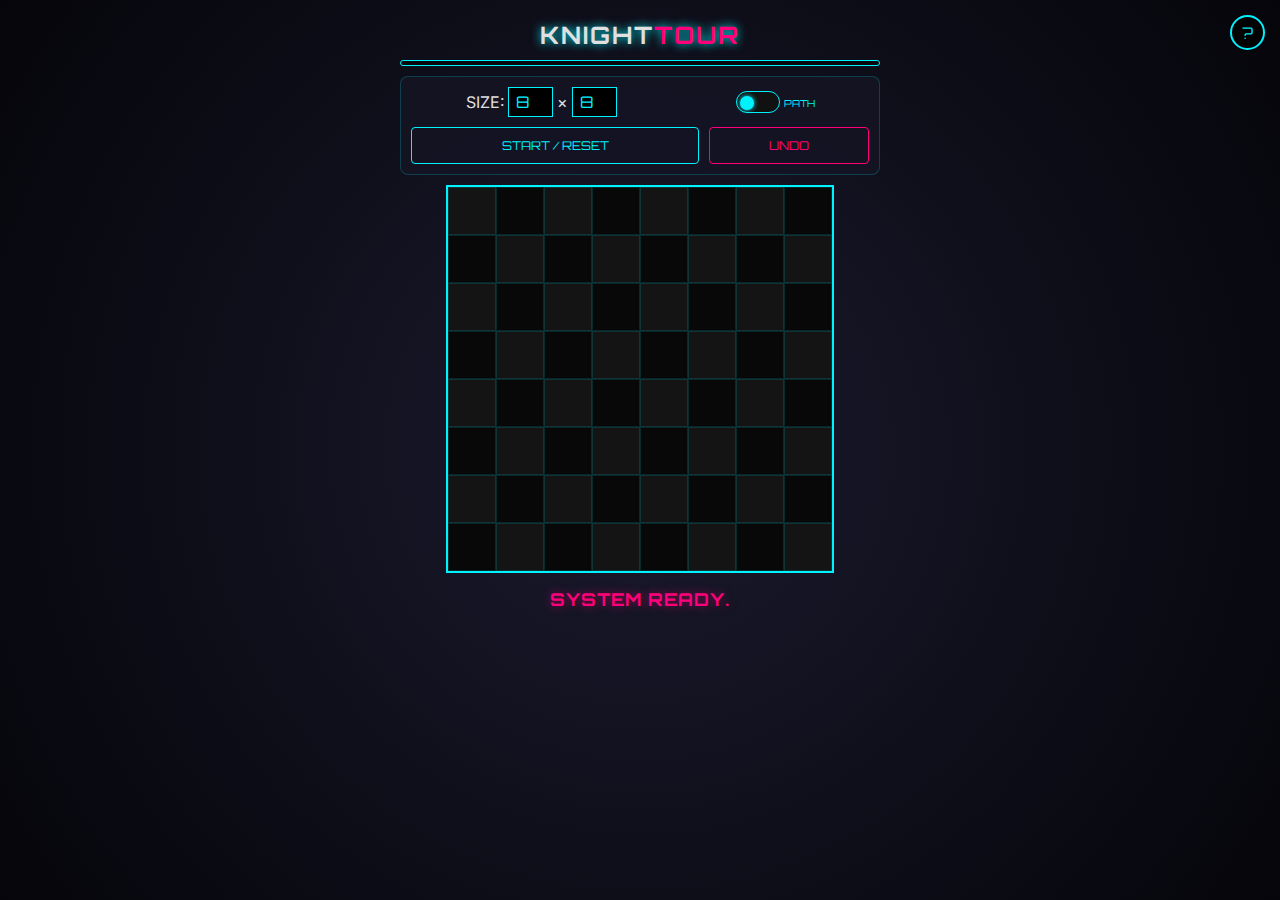
<file: index.html>
<!DOCTYPE html>
<html lang="ja">
<head>
    <meta charset="UTF-8">
    <meta name="viewport" content="width=device-width, initial-scale=1.0, maximum-scale=1.0, user-scalable=no">
    <title>⚡ KNIGHT TOUR: CYBERPUNK</title>
    <link href="https://fonts.googleapis.com/css2?family=Orbitron:wght@400;700&family=Inter:wght@300;500&display=swap" rel="stylesheet">
    <link rel="stylesheet" href="style.css">
</head>
<body>
    <div id="flash-overlay" class="screen-flash"></div>
    <div class="help-icon" onclick="toggleHelp()">?</div>
    
    <div id="help-modal" class="modal-overlay" onclick="toggleHelp()">
        <div class="modal-content" onclick="event.stopPropagation()">
            <h2>KNIGHT TOUR PROTOCOL</h2>
            <ul class="rule-list">
                <li><span>MISSION:</span> 全ノードを1度ずつスキャンせよ。</li>
                <li><span>CLOSED TOUR:</span> 最後にスタート地点へ戻れば完全勝利。</li>
                <li><span>MOVEMENT:</span> L字型にのみジャンプ可能。</li>
                <li><span>PATH:</span> 移動軌跡の表示切替。</li>
            </ul>
            <div style="text-align:center; margin-top:20px;">
                <button class="btn-main" onclick="toggleHelp()">CLOSE</button>
            </div>
        </div>
    </div>

    <div class="container">
        <h1>KNIGHT<span>TOUR</span></h1>
        
        <div class="progress-container">
            <div id="progress-bar" class="progress-bar"></div>
            <span id="progress-text">PROGRESS: 0%</span>
        </div>

        <div class="controls">
            <div class="input-row">
                <div class="input-group">
                    <label>SIZE:</label>
                    <input type="number" id="board-rows" value="8" min="3" max="12">
                    <span>×</span>
                    <input type="number" id="board-cols" value="8" min="3" max="12">
                </div>
                <div class="toggle-group">
                    <label class="switch">
                        <input type="checkbox" id="path-toggle" onchange="drawPath()">
                        <span class="slider"></span>
                    </label>
                    <span class="toggle-label">PATH</span>
                </div>
            </div>
            <div class="button-group">
                <button onclick="initializeBoard()" class="btn-main">START / RESET</button>
                <button onclick="undoMove()" class="btn-sub">UNDO</button>
            </div>
        </div>

        <div id="chessboard-wrapper">
            <canvas id="path-canvas"></canvas>
            <div id="chessboard"></div>
            <div id="active-knight" class="knight-icon" style="display:none;">♞</div>
        </div>

        <p id="message">SYSTEM READY.</p>
    </div>

    <script src="script.js"></script>
</body>
</html>
</file>
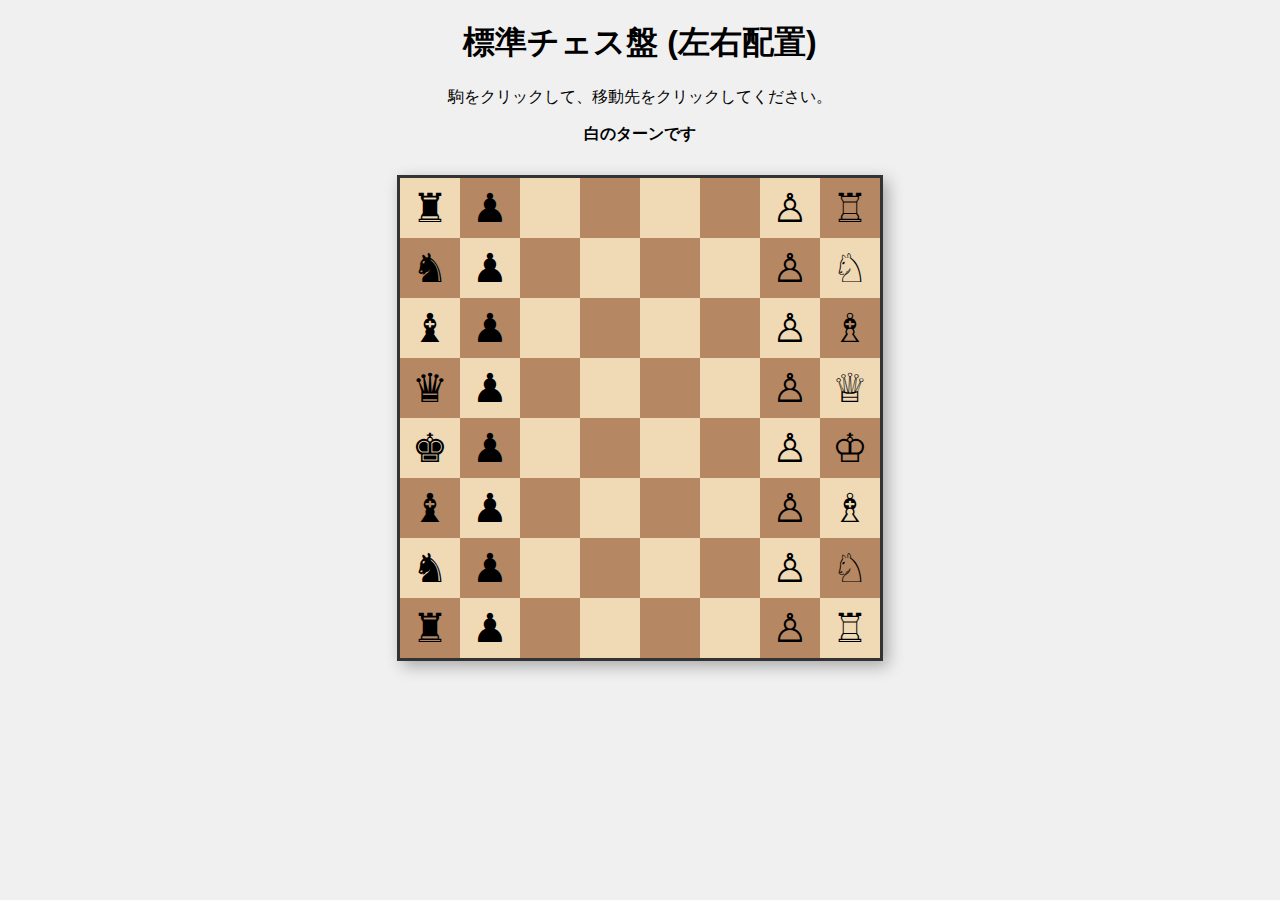
<file: GravityChess/index.html>
<!DOCTYPE html>
<html lang="ja">
<head>
    <meta charset="UTF-8">
    <meta name="viewport" content="width=device-width, initial-scale=1.0">
    <title>標準チェス Webサイト (左右配置)</title>
    <link rel="stylesheet" href="style.css">
</head>
<body>
    <header>
        <h1>標準チェス盤 (左右配置)</h1>
        <p>駒をクリックして、移動先をクリックしてください。</p>
        <div id="turn-indicator">白のターンです</div>
    </header>

    <div id="chessboard" class="chessboard">
        </div>

    <script src="script.js"></script>
</body>
</html>
</file>
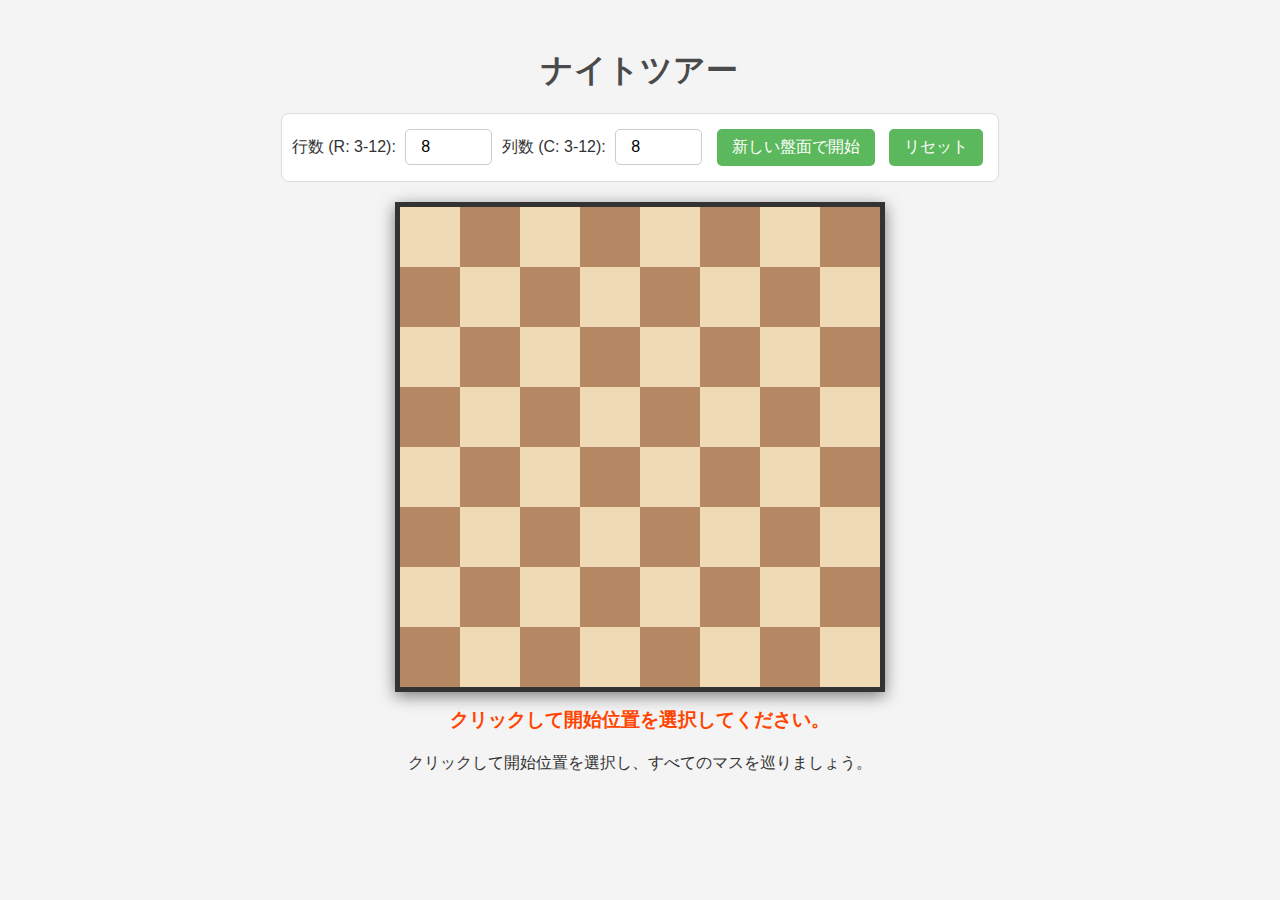
<file: KinghtTour/index.html>
<!DOCTYPE html>
<html lang="ja">
<head>
    <meta charset="UTF-8">
    <meta name="viewport" content="width=device-width, initial-scale=1.0">
    <title>♟️ ナイトツアー Web App</title>
    <link rel="stylesheet" href="style.css">
</head>
<body>
    <div class="container">
        <h1>ナイトツアー</h1>
        
        <div class="controls">
            <label for="board-rows">行数 (R: 3-12):</label>
            <input type="number" id="board-rows" value="8" min="3" max="12" class="size-input">
            
            <label for="board-cols">列数 (C: 3-12):</label>
            <input type="number" id="board-cols" value="8" min="3" max="12" class="size-input">
            
            <button onclick="initializeBoard()">新しい盤面で開始</button>
            <button onclick="resetBoard()">リセット</button>
        </div>

        <div id="chessboard-wrapper">
            <div id="chessboard"></div>
        </div>
        
        <p id="message">行数と列数を設定し、「新しい盤面で開始」をクリックしてください。</p>
        <p class="guide">クリックして開始位置を選択し、すべてのマスを巡りましょう。</p>
    </div>

    <script src="script.js"></script>
</body>
</html>
</file>
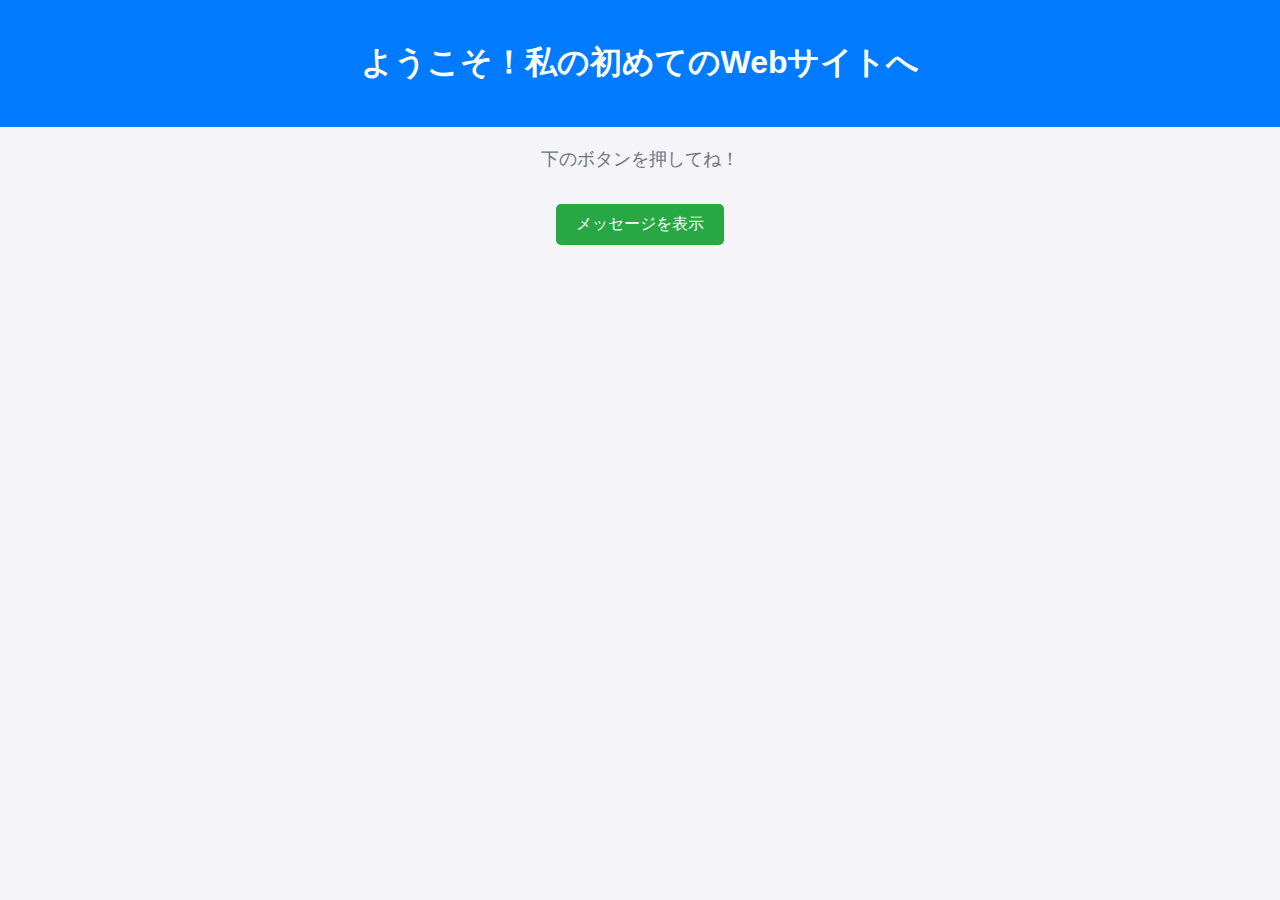
<file: sample/index.html>
<!DOCTYPE html>
<html lang="ja">
<head>
    <meta charset="UTF-8">
    <meta name="viewport" content="width=device-width, initial-scale=1.0">
    <title>初めてのWebアプリ</title>
    <link rel="stylesheet" href="style.css">
</head>
<body>
    <header>
        <h1>ようこそ！私の初めてのWebサイトへ</h1>
    </header>

    <main>
        <p class="greeting-text">下のボタンを押してね！</p>
        
        <button id="actionButton">メッセージを表示</button>

        <div id="messageOutput"></div>
    </main>
    
    <script src="script.js"></script>
</body>
</html>
</file>
<file: style.css>
:root {
    --bg-color: #05050a;
    --card-bg: rgba(20, 20, 35, 0.9);
    --neon-blue: #00f2ff;
    --neon-pink: #ff007a;
    --text-color: #e0e0e0;
    --grid-light: rgba(255, 255, 255, 0.08); 
    --grid-dark: rgba(255, 255, 255, 0.03);
}

* { box-sizing: border-box; -webkit-tap-highlight-color: transparent; }

body { 
    font-family: 'Inter', sans-serif; 
    background-color: var(--bg-color); 
    background-image: radial-gradient(circle at 50% 50%, #1a1a2e 0%, #05050a 100%); 
    color: var(--text-color); 
    margin: 0; 
    display: flex; 
    justify-content: center; 
    min-height: 100vh; 
    touch-action: manipulation; 
}

.help-icon { position: fixed; top: 15px; right: 15px; width: 35px; height: 35px; border: 2px solid var(--neon-blue); border-radius: 50%; color: var(--neon-blue); display: flex; align-items: center; justify-content: center; font-family: 'Orbitron', sans-serif; cursor: pointer; z-index: 110; background: rgba(0,0,0,0.8); }
.modal-overlay { position: fixed; top: 0; left: 0; width: 100%; height: 100%; background: rgba(0, 0, 0, 0.85); display: none; align-items: center; justify-content: center; z-index: 200; backdrop-filter: blur(5px); }
.modal-content { background: var(--card-bg); border: 2px solid var(--neon-blue); padding: 25px; width: 85%; max-width: 400px; border-radius: 10px; box-shadow: 0 0 30px var(--neon-blue); }
.rule-list { text-align: left; font-size: 0.9rem; line-height: 1.8; list-style: none; padding: 0; }
.rule-list span { color: var(--neon-blue); font-weight: bold; margin-right: 5px; }

.screen-flash { position: fixed; top: 0; left: 0; width: 100vw; height: 100vh; pointer-events: none; z-index: 100; opacity: 0; transition: opacity 0.8s ease; }
.flash-success { background: radial-gradient(circle, transparent 20%, var(--neon-blue) 150%); opacity: 0.5; }
.flash-fail { animation: failGlow 0.6s ease-in-out infinite alternate; opacity: 1; }
.flash-closed { animation: closedGlow 1s ease-in-out infinite alternate; opacity: 0.6; }

@keyframes failGlow { 0% { background: radial-gradient(circle, transparent 20%, #ff0000 150%); opacity: 0.1; } 100% { background: radial-gradient(circle, transparent 20%, #ff0000 150%); opacity: 0.4; } }
@keyframes closedGlow { 0% { background: radial-gradient(circle, transparent 20%, #00ffaa 150%); } 100% { background: radial-gradient(circle, transparent 20%, #ff00ff 150%); } }

.container { width: 100%; max-width: 500px; padding: 10px; text-align: center; z-index: 10; }
h1 { font-family: 'Orbitron', sans-serif; font-size: 1.5rem; letter-spacing: 2px; text-shadow: 0 0 10px var(--neon-blue); margin: 10px 0; }
h1 span { color: var(--neon-pink); }

.progress-container { background: rgba(0, 0, 0, 0.5); height: 6px; border-radius: 3px; margin: 10px auto; overflow: hidden; border: 1px solid var(--neon-blue); }
.progress-bar { height: 100%; width: 0%; background: linear-gradient(90deg, var(--neon-blue), var(--neon-pink)); transition: width 0.4s ease; }
#progress-text { font-family: 'Orbitron', sans-serif; font-size: 0.6rem; color: var(--neon-blue); margin-top: 4px; display: block; }

.controls { background: var(--card-bg); padding: 10px; border-radius: 8px; border: 1px solid rgba(0, 242, 255, 0.2); margin-bottom: 10px; }
.input-row { display: flex; justify-content: space-around; align-items: center; margin-bottom: 10px; flex-wrap: wrap; gap: 10px; }
.input-group input { background: #000; border: 1px solid var(--neon-blue); color: var(--neon-blue); font-family: 'Orbitron', sans-serif; padding: 4px; width: 45px; text-align: center; font-size: 1rem; }

.switch { position: relative; width: 44px; height: 22px; display: inline-block; }
.switch input { opacity: 0; width: 0; height: 0; }
.slider { position: absolute; cursor: pointer; top: 0; left: 0; right: 0; bottom: 0; background-color: #111; transition: .3s; border-radius: 22px; border: 1.5px solid var(--neon-blue); }
.slider:before { position: absolute; content: ""; height: 14px; width: 14px; left: 3px; bottom: 2.5px; background-color: var(--neon-blue); transition: .3s; border-radius: 50%; box-shadow: 0 0 5px var(--neon-blue); }
input:checked + .slider { background-color: rgba(0, 242, 255, 0.2); }
input:checked + .slider:before { transform: translateX(22px); }
.toggle-label { font-family: 'Orbitron', sans-serif; font-size: 0.6rem; color: var(--neon-blue); }

.button-group { display: flex; justify-content: center; gap: 10px; }
.btn-main { font-family: 'Orbitron', sans-serif; padding: 10px 15px; cursor: pointer; background: transparent; border: 1.5px solid var(--neon-blue); color: var(--neon-blue); border-radius: 4px; font-size: 0.75rem; flex: 2; }
.btn-sub { font-family: 'Orbitron', sans-serif; padding: 10px 15px; cursor: pointer; background: transparent; border: 1.5px solid var(--neon-pink); color: var(--neon-pink); border-radius: 4px; font-size: 0.75rem; flex: 1; }

#chessboard-wrapper { position: relative; margin: 0 auto; width: 100%; max-width: fit-content; line-height: 0; }
#path-canvas { position: absolute; top: 0; left: 0; pointer-events: none; z-index: 5; width: 100%; height: 100%; }
#chessboard { display: grid; border: 2.5px solid var(--neon-blue); background: #000; position: relative; }

.square { 
    width: min(48px, 11.5vw); 
    aspect-ratio: 1/1; 
    height: auto; 
    display: flex; 
    align-items: center; 
    justify-content: center; 
    position: relative; 
    cursor: pointer; 
    box-sizing: border-box; 
    border: 0.5px solid rgba(0, 242, 255, 0.15); 
}
.light-square { background-color: var(--grid-light); }
.dark-square { background-color: var(--grid-dark); }

#active-knight {
    position: absolute;
    z-index: 30;
    transition: left 0.4s cubic-bezier(0.4, 0, 0.2, 1), top 0.4s cubic-bezier(0.4, 0, 0.2, 1);
    pointer-events: none;
    display: flex;
    align-items: center;
    justify-content: center;
    width: min(48px, 11.5vw);
    height: min(48px, 11.5vw);
    line-height: 1;
}

.knight-icon { 
    font-size: clamp(1.5rem, 6vw, 2.2rem); 
    color: var(--neon-blue); 
    text-shadow: 0 0 10px var(--neon-blue); 
}

.move-number { font-family: 'Orbitron', sans-serif; font-size: clamp(0.6rem, 2.5vw, 0.8rem); font-weight: bold; color: var(--neon-pink); z-index: 10; text-shadow: 1px 1px 2px #000; }
.current-knight { background: rgba(0, 242, 255, 0.15) !important; box-shadow: inset 0 0 15px var(--neon-blue); }
.visited::after { content: ''; position: absolute; width: 100%; height: 100%; background: rgba(0, 0, 0, 0.4); }

.possible-move { background: rgba(0, 242, 255, 0.15) !important; border: 1.5px solid var(--neon-blue) !important; z-index: 4; animation: neonPulse 1s infinite alternate; }
@keyframes neonPulse { from { box-shadow: 0 0 2px var(--neon-blue); } to { box-shadow: 0 0 10px var(--neon-blue); } }

.closed-target { border: 2px solid #00ffaa !important; animation: closedPulse 0.5s infinite alternate; }
@keyframes closedPulse { from { box-shadow: 0 0 5px #00ffaa; } to { box-shadow: 0 0 20px #00ffaa; } }

#message { 
    font-family: 'Orbitron', sans-serif; 
    color: var(--neon-pink); 
    margin-top: 15px; 
    font-size: 1.1rem; 
    font-weight: bold; 
    min-height: 1.5em;
    letter-spacing: 1px;
    text-shadow: 0 0 10px rgba(255, 0, 122, 0.5);
}
</file>
<file: GravityChess/style.css>
body {
    font-family: Arial, sans-serif;
    text-align: center;
    background-color: #f0f0f0;
    margin: 20px;
}

/* チェス盤全体のスタイル */
.chessboard {
    display: grid;
    grid-template-columns: repeat(8, 60px); 
    grid-template-rows: repeat(8, 60px);
    width: 480px; 
    height: 480px; 
    margin: 30px auto; 
    border: 3px solid #333;
    box-shadow: 5px 5px 15px rgba(0, 0, 0, 0.3);
}

/* マスの基本スタイル */
.square {
    display: flex;
    justify-content: center;
    align-items: center;
    font-size: 40px; 
    cursor: pointer; 
}

/* 明るいマス */
.light {
    background-color: #f0d9b5; 
}

/* 暗いマス */
.dark {
    background-color: #b58863; 
}

/* 駒のスタイル */
.piece {
    user-select: none; 
    /* 修正: pointer-events: none; は削除されました。 */
}

/* 選択中の駒のマスをハイライト */
.selected {
    border: 3px solid yellow; 
    box-sizing: border-box; 
}

/* 合法な移動先をハイライト */
.possible-move {
    background-color: rgba(0, 255, 0, 0.4); 
}

#turn-indicator {
    font-weight: bold;
    margin-top: 10px;
}
</file>
<file: KinghtTour/style.css>
/* ベーススタイル */
body {
    font-family: 'Segoe UI', Tahoma, Geneva, Verdana, sans-serif;
    background-color: #f4f4f4;
    color: #333;
    display: flex;
    flex-direction: column;
    align-items: center;
    padding: 20px;
}

.container {
    max-width: 90%;
    text-align: center;
}

h1 {
    color: #4a4a4a;
    margin-bottom: 20px;
}

/* 制御パネル */
.controls {
    margin-bottom: 20px;
    padding: 10px;
    border: 1px solid #ddd;
    border-radius: 8px;
    background: #fff;
}

.controls .size-input, .controls button {
    padding: 8px 15px;
    margin: 5px;
    border-radius: 5px;
    border: 1px solid #ccc;
    font-size: 16px;
    cursor: pointer;
}

.controls button {
    background-color: #5cb85c;
    color: white;
    border: none;
    transition: background-color 0.2s;
}

.controls button:hover {
    background-color: #4cae4c;
}

/* チェス盤全体 */
#chessboard-wrapper {
    display: flex;
    justify-content: center;
}

#chessboard {
    display: grid;
    /* grid-template-columnsとrowsはJavaScriptで設定されます */
    border: 5px solid #333;
    box-shadow: 0 4px 15px rgba(0, 0, 0, 0.5);
    transition: all 0.3s;
}

/* マス目の基本スタイル */
.square {
    width: 60px;
    height: 60px;
    display: flex;
    flex-direction: column;
    align-items: center;
    justify-content: center;
    cursor: pointer;
    transition: background-color 0.3s, box-shadow 0.2s;
    position: relative;
    box-sizing: border-box;
}

/* マスの色分け (チェス盤の配色) */
.light-square {
    background-color: #f0d9b5; /* 薄い色 */
}
.dark-square {
    background-color: #b58863; /* 濃い色 */
}

/* 訪問済みのマス - 半透明のオーバーレイでマーキング */
.visited {
    position: relative;
}
.visited::after {
    content: '';
    position: absolute;
    top: 0;
    left: 0;
    width: 100%;
    height: 100%;
    background-color: rgba(0, 0, 0, 0.3); 
    pointer-events: none; 
    z-index: 2; 
}

/* ナイトの駒 (Unicode: ♞ U+265E) */
.knight-piece {
    /* ナイトの駒を非表示にします */
    display: none !important; 
    font-size: 3em;
    line-height: 1;
    color: #333; 
    position: absolute;
    top: 50%;
    left: 50%;
    transform: translate(-50%, -50%);
    text-shadow: 1px 1px 2px rgba(255, 255, 255, 0.5);
    z-index: 10;
}

/* ナイトがいるマス (現在地) */
.current-knight {
    box-shadow: inset 0 0 10px #ff4500; /* 赤い影 */
}
.current-knight::after {
    content: none !important; /* 現在地にはオーバーレイをかけない */
}

/* 訪問済みの手数表示を中央に配置 */
.move-number {
    position: absolute;
    top: 50%; 
    left: 50%;
    transform: translate(-50%, -50%); /* 中央揃え */
    
    font-size: 1.8em; 
    font-weight: bold;
    color: #fff;
    background: rgba(0, 0, 0, 0.7); /* 背景を濃く */
    padding: 5px 10px; 
    border-radius: 50%; /* 円形にする */
    min-width: 30px; 
    text-align: center;
    line-height: 1;

    z-index: 10;
}

/* 次に移動可能なマス (明るい緑で強調) */
.possible-move {
    box-shadow: 0 0 10px 5px #75f94b !important; 
    border: 2px solid #32cd32; 
    outline-offset: -2px; 
    z-index: 3;
}

.possible-move:hover {
    cursor: pointer;
    background-color: rgba(117, 249, 75, 0.5) !important; 
}

/* メッセージエリア */
#message {
    font-size: 1.2em;
    font-weight: bold;
    margin-top: 15px;
    color: #ff4500;
}
</file>
<file: sample/style.css>
/* 全体の設定 */
body {
    font-family: Arial, sans-serif; /* フォントを指定 */
    background-color: #f4f4f9; /* 背景色 */
    color: #333; /* 文字色 */
    margin: 0;
    padding: 0;
    text-align: center;
}

/* ヘッダーのデザイン */
header {
    background-color: #007bff; /* 青色の背景 */
    color: white; /* 文字を白に */
    padding: 20px 0;
    margin-bottom: 20px;
}

/* ボタンのデザイン */
#actionButton {
    background-color: #28a745; /* 緑色の背景 */
    color: white;
    padding: 10px 20px;
    border: none;
    border-radius: 5px;
    cursor: pointer; /* マウスオーバー時にポインターを表示 */
    font-size: 16px;
    margin-top: 15px;
}

#actionButton:hover {
    background-color: #218838; /* ホバー時に少し濃い緑に */
}

/* メッセージ表示エリアのデザイン */
#messageOutput {
    margin-top: 25px;
    font-size: 20px;
    font-weight: bold;
    color: #dc3545; /* 赤色の文字 */
}

/* 挨拶文のデザイン */
.greeting-text {
    font-size: 18px;
    color: #6c757d;
}
</file>
